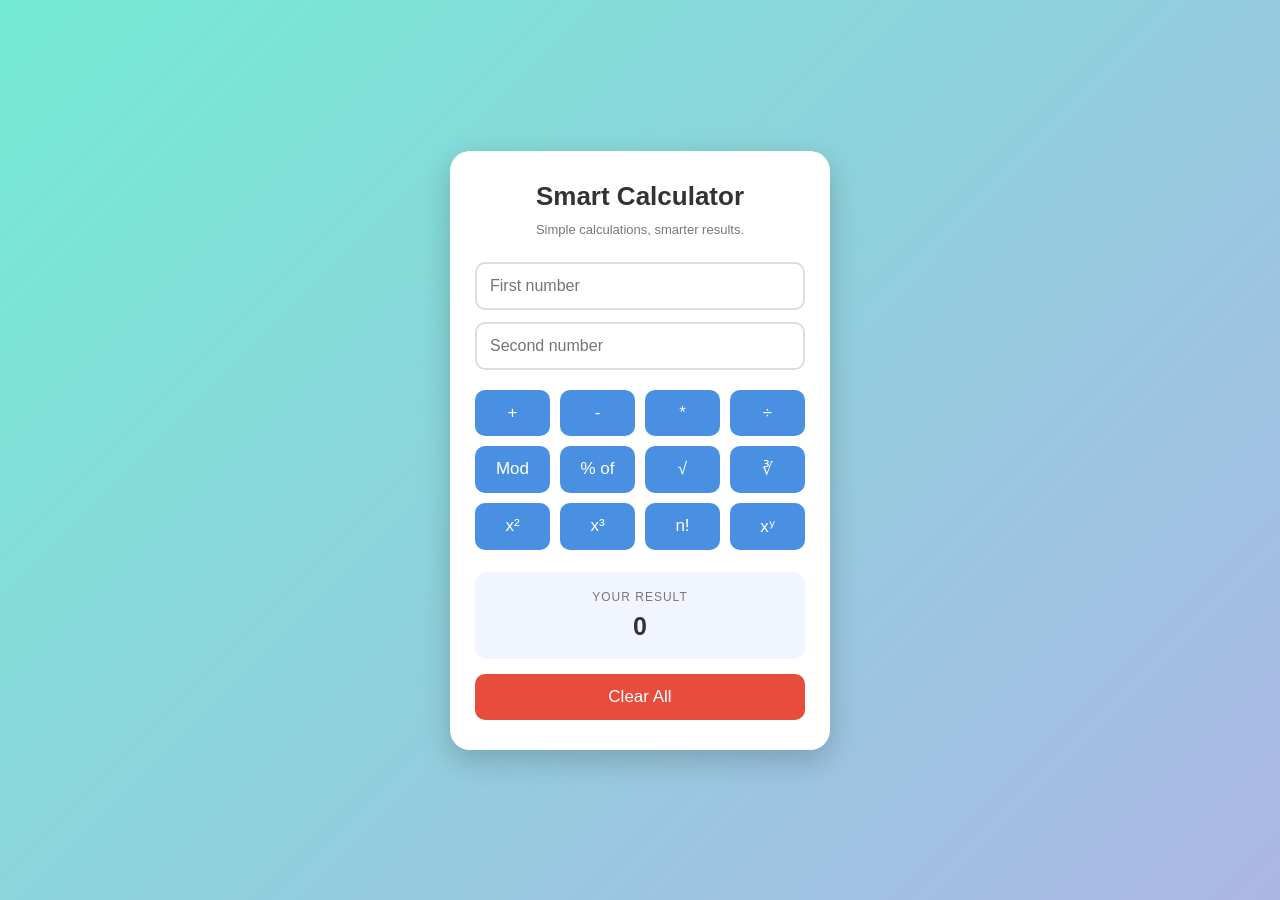
<file: upgraded calc/index.html>
<!DOCTYPE html>
<html lang="en">
<head>
    <meta charset="UTF-8">
    <meta name="viewport" content="width=device-width, initial-scale=1.0">
    <title>Smart Calculator</title>
    <link rel="stylesheet" href="style.css">
</head>
<body>

    <div class="calculator">

        <h1>Smart Calculator</h1>
        <p class="subtitle">Simple calculations, smarter results.</p>

        <div class="input-group">
            <input type="number" id="num1" step="any" placeholder="First number">
            <input type="number" id="num2" step="any" placeholder="Second number">
        </div>

        <div class="button-group">
            <button data-operation="add">+</button>
            <button data-operation="subtract">-</button>
            <button data-operation="multiply">*</button>
            <button data-operation="divide">÷</button>
            <button data-operation="modulus">Mod</button>
            <button data-operation="percentage">% of</button>
            <button data-operation="squareRoot">√</button>
            <button data-operation="cubeRoot">∛</button>
            <button data-operation="square">x²</button>
            <button data-operation="cube">x³</button>
            <button data-operation="factorial">n!</button>
            <button data-operation="power">xʸ</button>
        </div>

        <div class="result-box">
            <p>YOUR RESULT</p>
            <h2 id="result" aria-live="polite">0</h2>
        </div>

        <button id="clearBtn" class="clear-btn">Clear All</button>

    </div>

    <script src="script.js"></script>
</body>
</html>
</file>
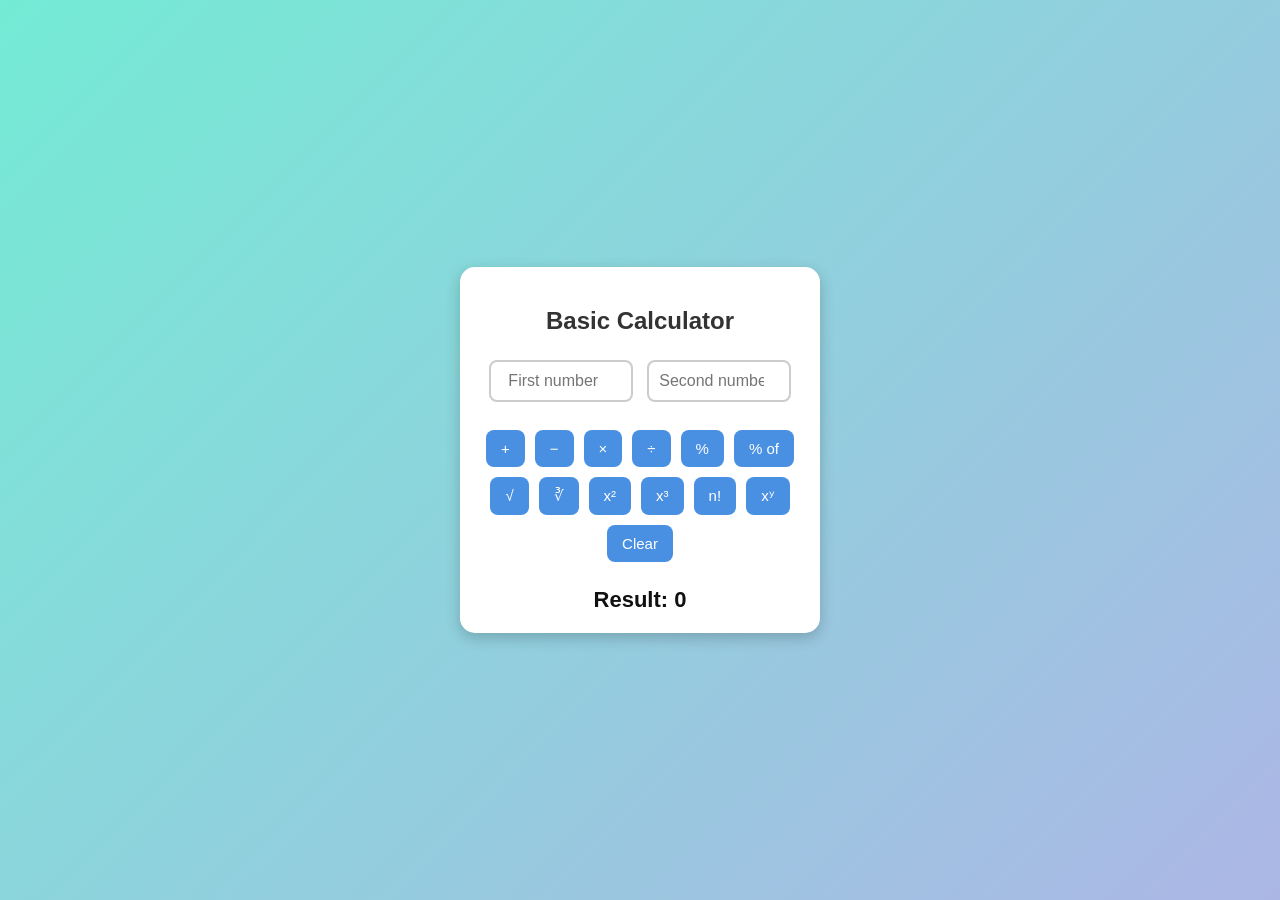
<file: Calculator.html>
<!DOCTYPE html>
<html lang="en">
<head>
  <meta charset="UTF-8">
  <meta name="viewport" content="width=device-width, initial-scale=1.0">
  <title>Smart Calculator</title>
  <style>
    body {
      font-family: "Poppins", sans-serif;
      background: linear-gradient(135deg, #74ebd5, #acb6e5);
      display: flex;
      flex-direction: column;
      align-items: center;
      justify-content: center;
      height: 100vh;
      margin: 0;
    }

    h2 {
      color: #333;
      margin-bottom: 20px;
    }

    .calculator {
      background: white;
      padding: 20px;
      border-radius: 15px;
      box-shadow: 0 5px 15px rgba(0, 0, 0, 0.2);
      text-align: center;
      width: 320px;
    }

    input {
      width: 120px;
      padding: 10px;
      margin: 5px;
      border: 2px solid #ccc;
      border-radius: 8px;
      font-size: 16px;
      text-align: center;
    }

    button {
      padding: 10px 15px;
      margin: 5px;
      border: none;
      border-radius: 8px;
      background-color: #4a90e2;
      color: white;
      font-size: 15px;
      cursor: pointer;
      transition: 0.3s;
    }

    button:hover {
      background-color: #357abd;
      transform: scale(1.05);
    }

    #result {
      display: block;
      font-size: 22px;
      margin-top: 20px;
      color: #111;
      font-weight: bold;
    }

    .btn-group {
      display: flex;
      flex-wrap: wrap;
      justify-content: center;
    }
  </style>
</head>
<body>
  <div class="calculator">
    <h2>Basic Calculator</h2>

    <input type="number" id="num1" placeholder="First number">
    <input type="number" id="num2" placeholder="Second number">
    <br><br>

    <div class="btn-group">
      <button onclick="showResult(add)">+</button>
      <button onclick="showResult(subtract)">−</button>
      <button onclick="showResult(multiply)">×</button>
      <button onclick="showResult(divide)">÷</button>
      <button onclick="showResult(modulus)">%</button>
      <button onclick="showResult(percentage)">% of</button>
      <button onclick="showResult(squareRoot)">√</button>
      <button onclick="showResult(cubeRoot)">∛</button>
      <button onclick="showResult(square)">x²</button>
      <button onclick="showResult(cube)">x³</button>
      <button onclick="showResult(factorial)">n!</button>
      <button onclick="showResult(power)">xʸ</button>
      <button onclick="clearResult()">Clear</button>
    </div>

    <span id="result">Result: 0</span>
  </div>

  <script>
    //  Basic operations
    function add(a, b) { return a + b; }
    function subtract(a, b) { return a - b; }
    function multiply(a, b) { return a * b; }
    function divide(a, b) { return b === 0 ? "🙅🏻‍♀️ Divide by 0" : a / b; }
    function modulus(a, b) { return a % b; }
    function percentage(a, b) { return (a / b) * 100; }

    //  Advanced operations
    function squareRoot(a) { return a < 0 ? "❌ Negative!" : Math.sqrt(a); }
    function cubeRoot(a) { return Math.cbrt(a); }
    function square(a) { return a * a; }
    function cube(a) { return a * a * a; }
    function power(a, b) { return Math.pow(a, b); }

    // Factorial
    function factorial(a) {
      if (a < 0) return "❌ Invalid!";
      if (a === 0 || a === 1) return 1;
      let result = 1;
      for (let i = 1; i <= a; i++) result *= i;
      return result;
    }

    //  Display result
    function showResult(operation) {
      const num1 = parseFloat(document.getElementById("num1").value);
      const num2 = parseFloat(document.getElementById("num2").value);
      let result;

      // For single-number operations
      if ([squareRoot, cubeRoot, square, cube, factorial].includes(operation)) {
        if (isNaN(num1)) return showError();
        result = operation(num1);
      } else {
        if (isNaN(num1) || isNaN(num2)) return showError();
        result = operation(num1, num2);
      }

      document.getElementById("result").innerText = "Result: " + result;
    }

    //  Clear function
    function clearResult() {
      document.getElementById("num1").value = "";
      document.getElementById("num2").value = "";
      document.getElementById("result").innerText = "Result: 0";
    }

    //  Error display
    function showError() {
      document.getElementById("result").innerText = "⚠️ Please enter valid numbers!";
    }
  </script>
</body>
</html>
</file>
<file: upgraded calc/style.css>
* {
    margin: 0;
    padding: 0;
    box-sizing: border-box;
}

body {
    font-family: Arial, sans-serif;
    background: linear-gradient(135deg, #74ebd5, #acb6e5);
    min-height: 100vh;
    display: flex;
    justify-content: center;
    align-items: center;
    padding: 20px;
}

.calculator {
    background: white;
    width: 100%;
    max-width: 380px;
    padding: 30px 25px;
    border-radius: 20px;
    text-align: center;
    box-shadow: 0 10px 30px rgba(0, 0, 0, 0.2);
}

h1 {
    color: #333;
    font-size: 26px;
}

.subtitle {
    color: #777;
    font-size: 13px;
    margin: 10px 0 25px;
}

.input-group {
    display: flex;
    flex-direction: column;
    gap: 12px;
}

input {
    width: 100%;
    padding: 13px;
    border: 2px solid #ddd;
    border-radius: 10px;
    font-size: 16px;
    outline: none;
}

input:focus {
    border-color: #4a90e2;
}

.button-group {
    display: grid;
    grid-template-columns: repeat(4, 1fr);
    gap: 10px;
    margin-top: 20px;
}

button {
    border: none;
    padding: 13px 5px;
    border-radius: 10px;
    background: #4a90e2;
    color: white;
    font-size: 17px;
    cursor: pointer;
    transition: 0.2s;
}

button:hover {
    background: #286bb5;
    transform: translateY(-2px);
}

button:focus-visible {
    outline: 3px solid #222;
    outline-offset: 3px;
}

.result-box {
    background: #f1f5ff;
    padding: 18px;
    border-radius: 12px;
    margin-top: 22px;
    overflow-wrap: anywhere;
}

.result-box p {
    color: #777;
    font-size: 12px;
    letter-spacing: 1px;
}

.result-box h2 {
    color: #333;
    margin-top: 8px;
    font-size: 25px;
}

.clear-btn {
    width: 100%;
    margin-top: 15px;
    background: #e74c3c;
}

.clear-btn:hover {
    background: #c0392b;
}

.hint {
    font-size: 11px;
    color: #888;
    margin-top: 15px;
}

@media (max-width: 400px) {
    .calculator {
        padding: 22px 16px;
    }

    h1 {
        font-size: 22px;
    }

    .button-group {
        gap: 7px;
    }

    button {
        padding: 12px 3px;
        font-size: 15px;
    }
}
</file>
